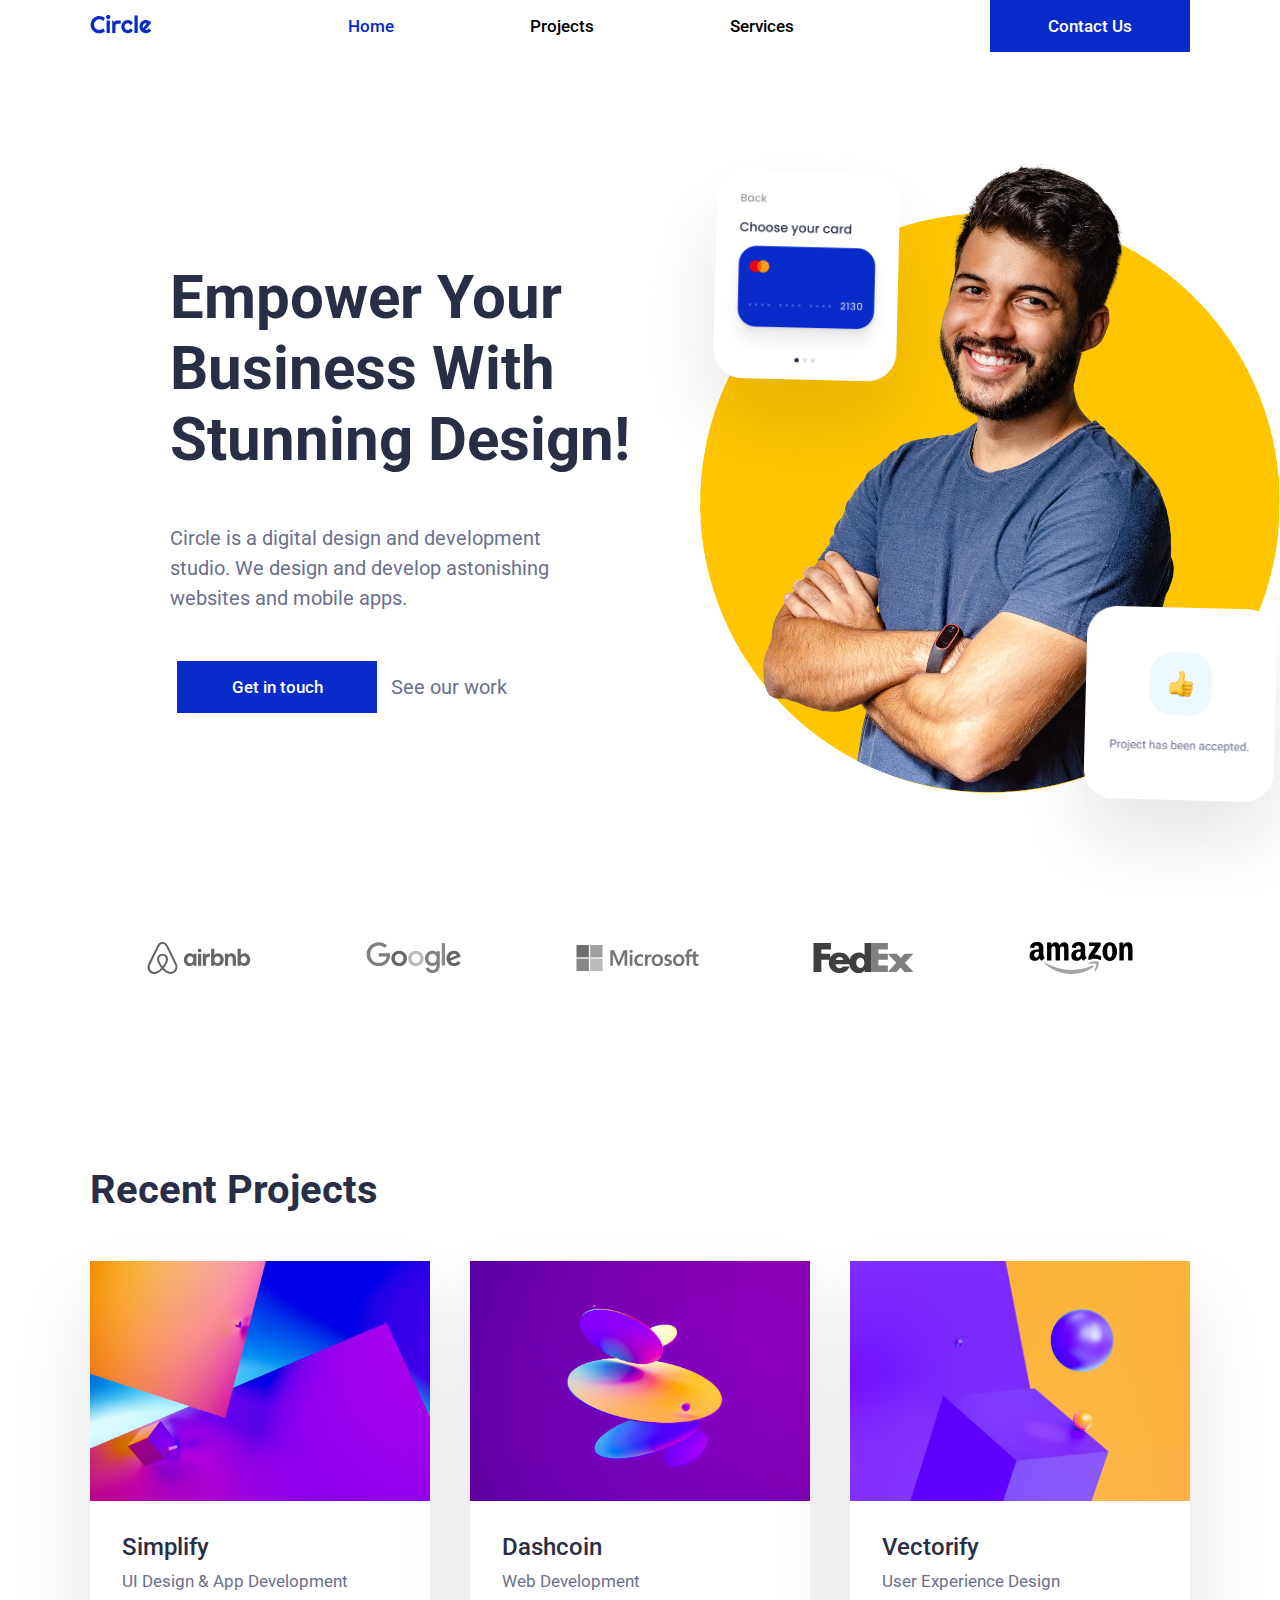
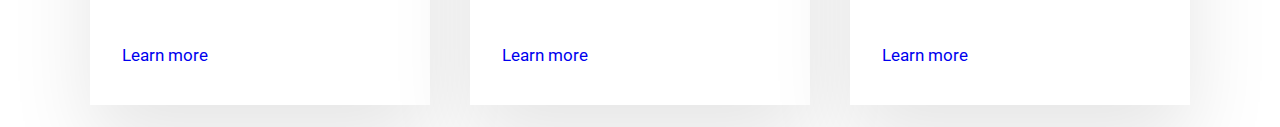
<file: index.html>
<!DOCTYPE html>
<html lang="en">

<head>
  <meta charset="UTF-8">
  <meta name="viewport" content="width=device-width, initial-scale=1.0">
  <title>Midterm Jelen Project</title>
  <link rel="stylesheet" href="index.css">
  <link rel="stylesheet" href="./styles/main.css">
  <script src="./index.js"></script>
</head>

<body>
  <header>
    <nav class="homepage-navbar">
      <div class="logo">
        <img src="project-assets/logos/circle.svg" alt="Logo Circle">
      </div>
      <ul class="menu">
        <li class="menu-first"><a href="#">Home</a></li>
        <li><a href="#">Projects</a></li>
        <li><a href="#">Services</a></li>
      </ul>
      <div class="btn-container">
        <button class="contact-btn">Contact Us</button>
      </div>
    </nav>
  </header>

  <section class="hero-section">
    <div class="hero-container">
      <div class="hero-content">
        <div>
          <h1>Empower Your Business With Stunning Design!</h1>
          <p class="circle-paragraph">
            Circle is a digital design and development studio. We design and develop astonishing websites and mobile
            apps.
          </p>
          <div class="hero-buttons">
            <div class="btn-container">
              <button class="contact-btn">Get in touch</button>
            </div>
            <p>See our work</p>
          </div>
        </div>
      </div>
      <div class="hero-image-container">
        <div class="card1">
          <img src="./project-assets/hero-section/card-1.png">
        </div>
        <div class="hero-man"></div>
        <div class="card2">
          <img src="./project-assets/hero-section/card-2.png" alt="Card 2">
        </div>
      </div>
    </div>
  </section>
  <div class="client-section-container">
    <img src="/project-assets/logos/airbnb-logo.svg" alt="airbnb-logo">
    <img src="./project-assets/logos/google-logo.svg" alt="google-logo">
    <img src="./project-assets/logos/microsoft-logo.svg" alt="microsoft-logo">
    <img src="./project-assets/logos/fedex-logo.svg" alt="fedex-logo">
    <img src="./project-assets/logos/amazon-logo.svg" alt="amazon-logo">
  </div>
  <div class="project-section-container">
    <h3>Recent Projects</h3>
    <div class="cards-container">
      <article class="project-card ">
        <div class="img-class card-left"></div>
        <div class="content-card">
          <h4>Simplify</h4>
          <h5>UI Design & App Development</h5>
          <p>
            <a href="./pages/project-detail/projectDetail.html">Learn more</a>
          </p>
        </div>
      </article>
      <article class="project-card">
        <div class="img-class card-center"></div>
        <div class="content-card">
          <h4>Dashcoin</h4>
          <h5>Web Development</h5>
          <p>
            <a href="./pages/project-detail/projectDetail.html">Learn more</a>
          </p>
        </div>
      </article>
      <article class="project-card">
        <div class="img-class card-right"></div>
        <div class="content-card">
          <h4>Vectorify</h4>
          <h5>User Experience Design</h5>
          <p>
            <a href="./pages/project-detail/projectDetail.html">Learn more</a>
          </p>
        </div>
      </article>
    </div>
  </div>

</body>

</html>
</file>
<file: index.css>
* {
  margin: 0;
  padding: 0;
  box-sizing: border-box;
}

.logo {
  color: var(--Neutral-Medium);
}

.homepage-navbar {
  display: flex;
  justify-content: space-between;
  align-items: center;

  max-width: 1100px;
  width: 100%;
  margin: 0 auto;
  height: 52px;
  flex-shrink: 0;
}

.menu {
  display: grid;
  grid-template-columns: auto auto auto;
  list-style-type: none;
  gap: 8em;

  font-family: Roboto;
  font-size: 17px;
  font-style: normal;
  font-weight: 500;
  line-height: 130%;
}

.menu a {
  text-decoration: none;
  color: var(--Neutral-Medium);
}

.menu-first a {
  color: var(--Primary-Default, #072ac8);
}

.menu a:hover,
.menu a:active {
  color: var(--Primary-Default, #072ac8);
}

.btn-container {
  display: flex;
  width: 200px;
  padding: 15px 36px;
  justify-content: center;
  align-items: center;
  gap: 10px;
  background-color: var(--Primary-Default, #072ac8);
}

.circle-paragraph {
  margin: 3rem 0;
  color: var(--Neutral-Medium, #6b708d);

  color: var(--Neutral-Medium, #6b708d);

  /* Body/Regular */
  font-family: Roboto;
  font-size: 20px;
  font-style: normal;
  font-weight: 400;
  line-height: 150%; /* 30px */
}

.contact-btn {
  color: var(--blank, #ffffff);
  background-color: var(--Primary-Default, #072ac8);
  text-align: center;
  font-family: Roboto;
  font-size: 17px;
  font-style: normal;
  font-weight: 500;
  line-height: 130%;
  border: none;
  width: 100%;
}

.hero-section {
  display: flex;
  width: 1440px;
  height: 650px;
  padding: 0px 170px;
  justify-content: space-between;
  align-items: center;
  flex-shrink: 0;

  margin: 0 auto;
  margin-top: 6rem;
  margin-bottom: 5rem;
}

.hero-container {
  display: flex;
  flex-direction: row;
  justify-content: space-around;
  align-items: center;
  max-width: 1100px;
  height: 650px;
  flex-shrink: 0;
}

.hero-content {
  min-width: 530px;
  height: 422px;
  flex-shrink: 0;
}

.hero-content h1 {
  max-width: 530px;
  font-family: Roboto;
  color: var(--Neutral-Dark, #292e47);
  font-size: 60px;
  font-style: normal;
  font-weight: 700;
  line-height: normal;
}

.hero-content p {
  max-width: 435px;
  color: var(--Neutral-Medium, #6b708d);
  font-family: Roboto;
  font-size: 20px;
  font-style: normal;
  font-weight: 400;
  line-height: 150%;
}

.hero-buttons {
  max-width: 65%;
  display: flex;
  flex-direction: row;
  justify-content: space-around;
  align-items: center;
  margin-top: 2rem;
}

.hero-image-container {
  position: relative;
  display: flex;
  justify-content: center;
  align-items: center;
  max-width: 90%;
  max-height: 90%;
  transform: rotate(1.394deg);
  flex-shrink: 0;
}

.hero-man {
  width: 580px;
  height: 650px;
  flex-shrink: 0;
  background-image: url(./project-assets/hero-section/hero-image.png);
  background-color: transparent;
  background-position: center;
  background-size: cover;
  background-repeat: no-repeat;
}

.card1 {
  position: absolute;
  flex-shrink: 0;
  left: -80px;
  top: -50px;
}

.card1 img {
  width: 55%;
}

.card2 {
  position: absolute;
  flex-shrink: 0;
  bottom: -150px;
  right: -425px;
}

.card2 img {
  width: 50%;
}

.client-section-container {
  max-width: 1100px;
  height: 96px;
  flex-shrink: 0;
  margin: 0 auto;
  margin-top: 7rem;
  margin-bottom: 7rem;
  display: flex;
  justify-content: space-around;
  align-items: center;
}

.client-section-container img {
  max-width: 100%;
  gap: 100px;
  filter: grayscale(100%);
}

.project-section-container {
  max-width: 1100px;
  height: 561px;
  flex-shrink: 0;
  margin: 0 auto;
}

.project-section-container h3 {
  color: var(--Neutral-Dark, #292e47);
  font-family: Roboto;
  font-size: 40px;
  font-style: normal;
  font-weight: 700;
  line-height: normal;
  margin-top: 10rem;
}

.cards-container {
  display: flex;
  flex-wrap: wrap;
  gap: 1rem;
  justify-content: space-between;
  flex-shrink: 0;
  margin-top: 3rem;
}

.project-card {
  width: 340px;
  height: 444px;
  flex-shrink: 0;
  background: #fff;
  box-shadow: 0px 38.776px 77.551px 0px rgba(0, 0, 0, 0.1);
}

.project-card h4 {
  color: var(--Neutral-Dark, #292e47);
  font-family: Roboto;
  font-size: 24px;
  font-style: normal;
  font-weight: 500;
  line-height: normal;
  margin-bottom: 0.5rem;
}

.project-card h5 {
  color: var(--Neutral-Medium, #6b708d);
  font-family: Roboto;
  font-size: 17px;
  font-style: normal;
  font-weight: 400;
  line-height: 150%;
}

.card-left {
  background: url(./project-assets/projects-section/1.jpg) lightgray 50% / cover
    no-repeat;
}

.card-center {
  background: url(./project-assets/projects-section/2.jpg) lightgray 50% / cover
    no-repeat;
}

.card-right {
  background: url(./project-assets/projects-section/3.jpg) lightgray 50% / cover
    no-repeat;
}

.img-class {
  width: 340px;
  height: 240px;
  flex-shrink: 0;
}

.content-card {
  margin: 2rem;
}

.content-card p {
  color: var(--Primary-Default, #072ac8);
  margin-top: 3rem;
  margin-bottom: 1rem;

  font-family: Roboto;
  font-size: 17px;
  font-style: normal;
  font-weight: 400;
  line-height: 150%;
  text-decoration: none;
}

.content-card a {
  text-decoration: none;
}

.testimonial-section {
  width: 1320px;
  height: 622px;
  flex-shrink: 0;
  margin: 0 auto;
  background: var(--Neutral-Dark, #292e47);
  background-image: url("./project-assets/testimonial-section/orbit.png");
  background-position: center;
  background-size: cover;
  background-repeat: no-repeat;
  display: flex;
  justify-content: center;
  align-items: center;
  margin-top: 8rem;
}

.testimonial-container {
  display: flex;
  width: 1100px;
  height: 382px;
  padding: 0px 239px 0px 240px;
  justify-content: center;
  align-items: center;
  flex-shrink: 0;
  margin: 0 auto;
}

.testimonial-content {
  max-width: 621px;
  flex-shrink: 0;
  display: flex;
  flex-direction: column;
  justify-content: space-between;
  align-items: center;
  margin: 4rem;
}

.testimonial-content h3 {
  color: var(--Neutral-Light, #f4f6fc);
  font-family: Roboto;
  font-size: 40px;
  font-style: normal;
  font-weight: 700;
  line-height: normal;
}

.testimonial-content p {
  color: var(--Secondary-1, #ffc600);
  text-align: center;
  font-family: Roboto;
  font-size: 24px;
  font-style: normal;
  font-weight: 500;
  line-height: 38.4px;
}

.testimonial-client-information {
  display: flex;
  flex-direction: row;
  align-items: center;
  justify-content: center;
}

.client-imagen {
  width: 50px;
  height: 50px;
  flex-shrink: 0;
  border-radius: 50px;
  background: url(./project-assets/testimonial-section/profile.png) lightgray
    50% / cover no-repeat;
}

.client-info {
  padding: 0.5rem;
}

.client-info h5 {
  color: var(--Primary-Hover, #a2d6f9);
  font-family: Roboto;
  font-size: 17px;
  font-style: normal;
  font-weight: 200;
  line-height: 170%; /* 17px */
}

.client-info h6 {
  color: var(--Neutral-Light, #f4f6fc);

  /* Caption/2 */
  font-family: Roboto;
  font-size: 13px;
  font-style: normal;
  font-weight: 400;
  line-height: normal;
}

.memoji {
  width: 1185px;
  height: 498px;
  flex-shrink: 0;
  display: flex;
  flex-direction: row;
  justify-content: space-between;
}

.memoji-left {
  display: flex;
  flex-direction: column;
  justify-content: space-between;
}

.memoji-right {
  display: flex;
  flex-direction: column;
  justify-content: space-between;
}

.img-memoji {
  max-width: 150px;
  height: 150px;
  flex-shrink: 0;
}

.services-container {
  display: flex;
  flex-direction: column;
  width: 1440px;
  padding: 0px 170px 64px 170px;

  margin: 0 auto;
  margin-top: 10rem;
}

.our-services-h3 {
  color: var(--Neutral-Dark, #292e47);
  font-family: Roboto;
  font-size: 40px;
  font-style: normal;
  font-weight: 700;
  line-height: normal;
  text-align: left;
}

.services-card-container {
  width: 1100px;
  height: 380px;
  flex-shrink: 0;
  display: flex;
  justify-content: space-between;
  margin-top: 5rem;
}

.service-card {
  width: 340px;
  height: 380px;
  flex-shrink: 0;
  background: #fff;
  box-shadow: 0px 38.776px 77.551px 0px rgba(0, 0, 0, 0.1);
  display: flex;
  justify-content: space-around;
  flex-direction: column;
  padding: 2rem;
}

.service-card h3 {
  color: var(--Neutral-Dark, #292e47);

  /* Body/Medium */
  font-family: Roboto;
  font-size: 24px;
  font-style: normal;
  font-weight: 500;
  line-height: normal;
}

.service-card p {
  width: 280px;
  color: var(--Neutral-Medium, #6b708d);

  /* Body/Regular */
  font-family: Roboto;
  font-size: 20px;
  font-style: normal;
  font-weight: 400;
  line-height: 150%; /* 30px */
}

.circle-img {
  width: 80px;
  height: 80px;
  flex-shrink: 0;
  border-radius: 49.6px;
  background: var(--Neutral-Light-Blue, #ecf7ff);
  display: flex;
  justify-content: center;
  align-items: center;
}

.circle-img img {
  width: 40px;
  height: 40px;
  flex-shrink: 0;
}

.cta-section-container {
  width: 1320px;
  height: 500px;
  flex-shrink: 0;
  margin: 0 auto;
  background: var(--color-yellow, #ffc600);
  display: flex;
  align-items: center;
  justify-content: center;
  margin-top: 8rem;
}

.cta-content {
  width: 1100px;
  height: 227px;
  flex-shrink: 0;
  margin: 0 auto;
  display: flex;
  flex-direction: column;
  align-items: center;
  justify-content: space-between;
}

.cta-content h3 {
  color: var(--Neutral-Dark, #292e47);

  /* H3 */
  font-family: Roboto;
  font-size: 40px;
  font-style: normal;
  font-weight: 700;
  line-height: normal;
}

.cta-content p {
  color: var(--Neutral-Dark, #292e47);

  /* Body/Regular */
  font-family: Roboto;
  font-size: 20px;
  font-style: normal;
  font-weight: 400;
  line-height: 150%; /* 30px */
}

.subscribe-container {
  display: flex;
  gap: 1.5rem;
  padding-top: 2rem;
}

.your-mail {
  width: 393px;
  height: 80px;
  flex-shrink: 0;
  background: var(--Neutral-Light, #f4f6fc);
  display: flex;
  align-items: center;
  padding: 2rem;
  gap: 0.7rem;
}

.your-mamil img {
  width: 30px;
  height: 30px;
  flex-shrink: 0;
}

.your-mail p {
  color: var(--Neutral-Dark, #292e47);
  text-align: center;

  /* Headline/Regular */
  font-family: Roboto;
  font-size: 17px;
  font-style: normal;
  font-weight: 400;
  line-height: 150%; /* 25.5px */
}

.subscribe-btn-container {
  display: flex;
  width: 198px;
  height: 80px;
  padding: 15px 37px;
  justify-content: center;
  align-items: center;
  gap: 10px;
  flex-shrink: 0;
  background: var(--Primary-Default, #072ac8);
}
.subscribe-btn {
  text-align: center;

  /* Headline/Medium */
  font-family: Roboto;
  font-size: 17px;
  font-style: normal;
  font-weight: 500;
  line-height: 130%; /* 22.1px */
}

.subscribe-btn-container p {
  color: var(--blank, #fff);
}

.footer {
  display: flex;
  width: 1440px;
  padding: 30px 170px 100px 170px;
  justify-content: center;
  align-items: center;
  margin: 0 auto;
  margin-top: 8rem;
}

.footer-container {
  width: 1100px;
  height: 112px;
  flex-shrink: 0;
  display: flex;
  justify-content: space-between;
}

.footer-left {
  max-width: 260px;
  max-height: 112px;
  flex-shrink: 0;
  display: flex;
  flex-direction: column;
  justify-content: space-between;

  color: var(--Neutral-Medium, #6b708d);

  /* Headline/Regular */
  font-family: Roboto;
  font-size: 17px;
  font-style: normal;
  font-weight: 400;
  line-height: 150%; /* 25.5px */
}

.footer-left img {
  width: 98.381px;
  height: 30px;
  flex-shrink: 0;
}

.footer-container-rigth {
  width: 435px;
  height: 112px;
  flex-shrink: 0;

  display: flex;
  width: 435px;
  align-items: center;
  gap: 106px;
}

.frame {
  display: flex;
  flex-direction: column;
  align-items: flex-start;
  gap: 60px;

  color: var(--Neutral-Medium, #6b708d);

  /* Headline/Regular */
  font-family: Roboto;
  font-size: 17px;
  font-style: normal;
  font-weight: 400;
  line-height: 150%; /* 25.5px */
}
</file>
<file: styles/main.css>
@import url("_colors.css");
@import url("_fonts.css");

body {
  background-color: var(--Neutral-Light);
}
</file>
